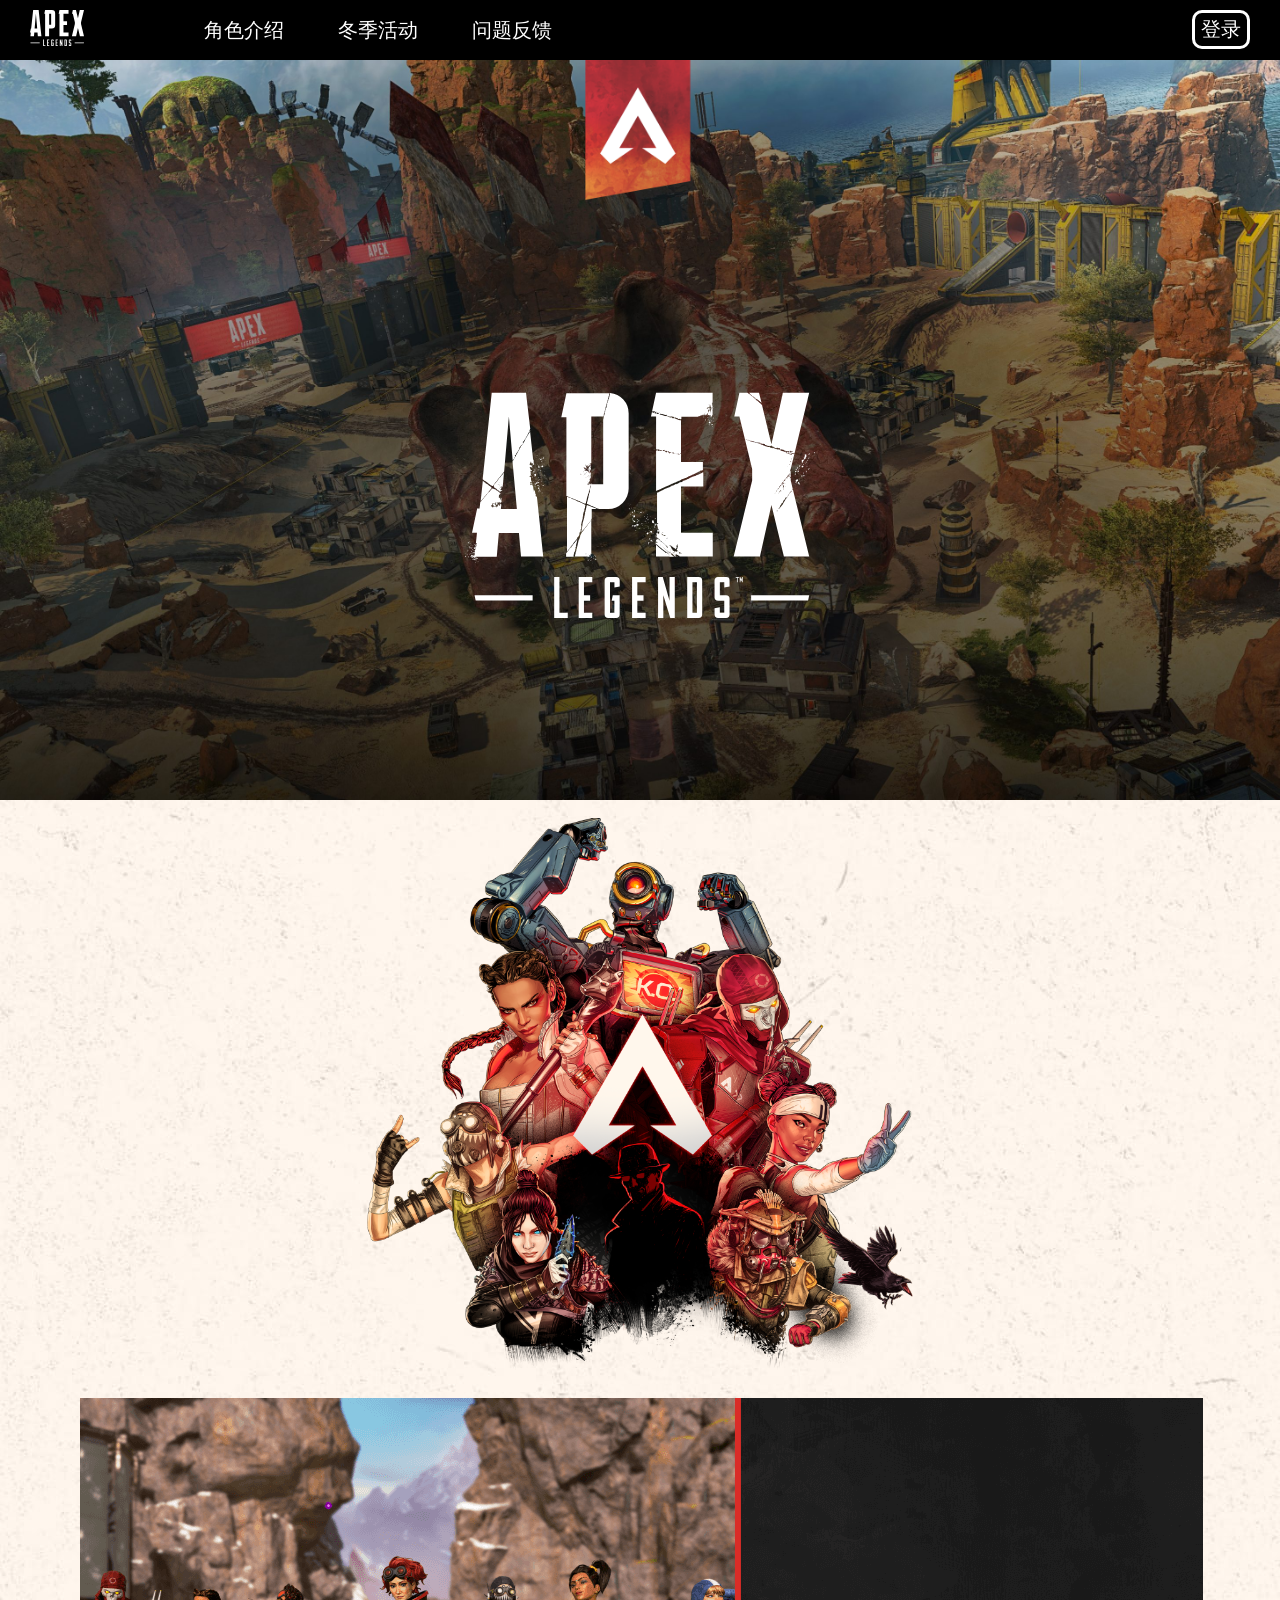
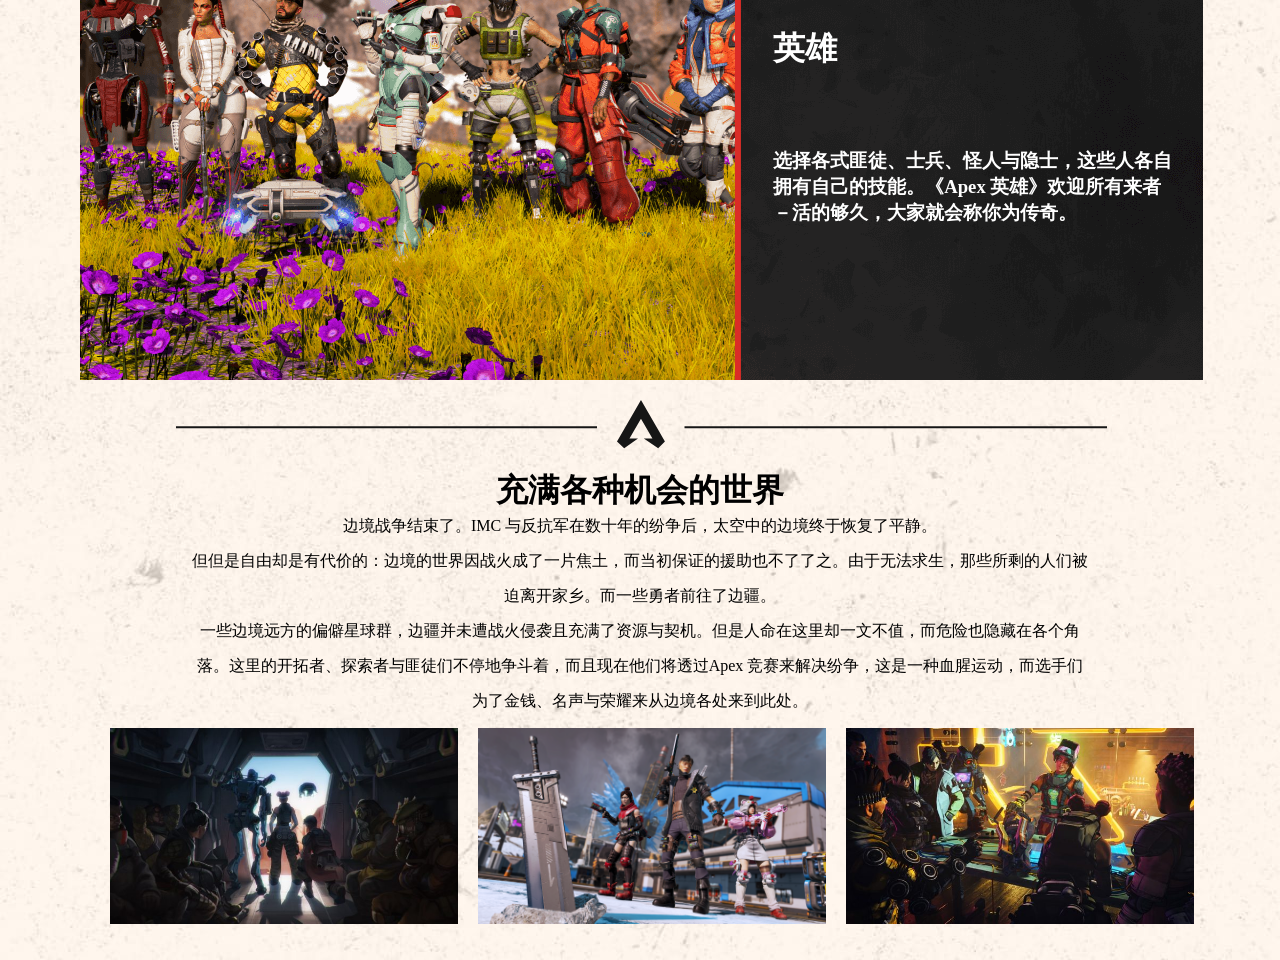
<file: Apex official website simulation/src/html/index.html>
<!doctype html>
<html>
<head>
<meta charset="utf-8">
<title>Apex Legends</title>
	<link href="../css/index.css" type="text/css" rel="stylesheet" />
</head>

<body>
	<div class="header">
		<a href="../html/index.html"><img id="headlogo" src="../images/apex 小logo.svg"/></a>
		<ul>
			<li><a href="../html/Conduit.html">角色介绍</a></li>
			<li><a href="../html/Winter Express.html">冬季活动</a></li>
			<li><a href="../php/ProblemFeedback.php">问题反馈</a></li>
			<a href="../php/login.php" class="sign_in">登录</a>
		</ul>
		
	</div>
	
	<div class="main">
		<div class="box1">
			<div class="logo"><img src="../images/apex-light-hero-logo.svg" />
			</div>
		</div>
		<div class="legends">
			<img src="../images/apex传奇们.png" width="1200px"/>
		</div>
		<div class="box2">
			<div class="introduction">
				<h1>英雄</h1>
				<h3>选择各式匪徒、士兵、怪人与隐士，这些人各自拥有自己的技能。《Apex 英雄》欢迎所有来者－活的够久，大家就会称你为传奇。</h3>
			</div>
		</div>
		<div class="boundary">
			<img src="../images/分界logo.svg" />
		</div>
		<div class="description">
			<h1>充满各种机会的世界</h1>
			<p>边境战争结束了。IMC 与反抗军在数十年的纷争后，太空中的边境终于恢复了平静。</p>
			<p>但但是自由却是有代价的：边境的世界因战火成了一片焦土，而当初保证的援助也不了了之。由于无法求生，那些所剩的人们被迫离开家乡。而一些勇者前往了边疆。</p>
			<p>一些边境远方的偏僻星球群，边疆并未遭战火侵袭且充满了资源与契机。但是人命在这里却一文不值，而危险也隐藏在各个角落。这里的开拓者、探索者与匪徒们不停地争斗着，而且现在他们将透过Apex 竞赛来解决纷争，这是一种血腥运动，而选手们为了金钱、名声与荣耀来从边境各处来到此处。</p>
		</div>
		<div class="more-info">
			<div class="pic1"><img src="../images/传奇图片1.jpg" /></div>
			<div class="pic2"><img src="../images/最终幻想联动图.png" /></div>
			<div class="pic3"><img src="../images/传奇图片2.jpg" /></div>
		</div>
	</div>
</body>
</html>
</file>
<file: Apex official website simulation/src/css/index.css>
@charset "utf-8";
/* CSS Document */
*{
	margin: 0;
	padding: 0;
}
.header{
	width: 100%;
	height: 60px;
	background-color: #000000;
	position: fixed;
	z-index: 10;
}
	#headlogo{
		float: left;
		position: relative;
		left: 30px;
		top: 10px;
	}

	.header li{
		line-height: 60px;
		font-size: 20px;
		list-style: none;
		display:inline-block;
		position: relative;
		left: 100px;
		margin-left: 50px;
	}
	a{
		color: #FFFFFF;
	}
		a:link,a:visited{
			text-decoration: none;
		}
		a:hover{
			color:#DA292A;
		}
	.sign_in{
		float: right;
		position: relative;
		right: 30px;
		top: 10px;
		font-size: 20px;
		border-style: solid;
		padding: 3px 6px;
		border-radius: 10px;
	}




.main{
	width: 100%;
	height: 2560px;
	background: url("../images/背景1.jpg") no-repeat;
}
.box1{
	width: 100%;
	height: 800px;
	background: url("../images/Apex游戏图标.png"),url("../images/诸王峡谷俯瞰图.jpg") no-repeat;
	background-size: cover;
}
.logo{
	width: 350px;
	height: 350px;
	margin: 0px auto;
	padding-top: 300px;
}
.legends{
	width: 1200px;
	margin: 0 auto;
}
.box2{
	width: 94%;
	height: 582px;
	background: url("../images/小队.png") no-repeat;
}
.introduction{
	color: #FFFFFF;
	width: 400px;
	float: right;
	position: relative;
	right: 30px;
	text-align: left; 
	margin: 150px auto;
}
.introduction h1{
	line-height: 200px;
}
.boundary{
	width:72.5%;
	margin: 20px auto;
}
.description{
	width: 70%;
	margin: 0 auto;
	text-align: center;
	line-height: 35px;
}
.more-info {
	width: 90%;
	position: absolute;
	left: 100px;

}
.more-info div{
	width:348px;
	height: 196px;
	float: left;
	position: relative;
	margin: 10px;
}
.more-info img{
	width:348px;
	height: 196px;
}
.more-info div:hover{
	border: 2px solid #FFFFFF;
	box-shadow: 5px 5px 10px 2px #999;
}
</file>
